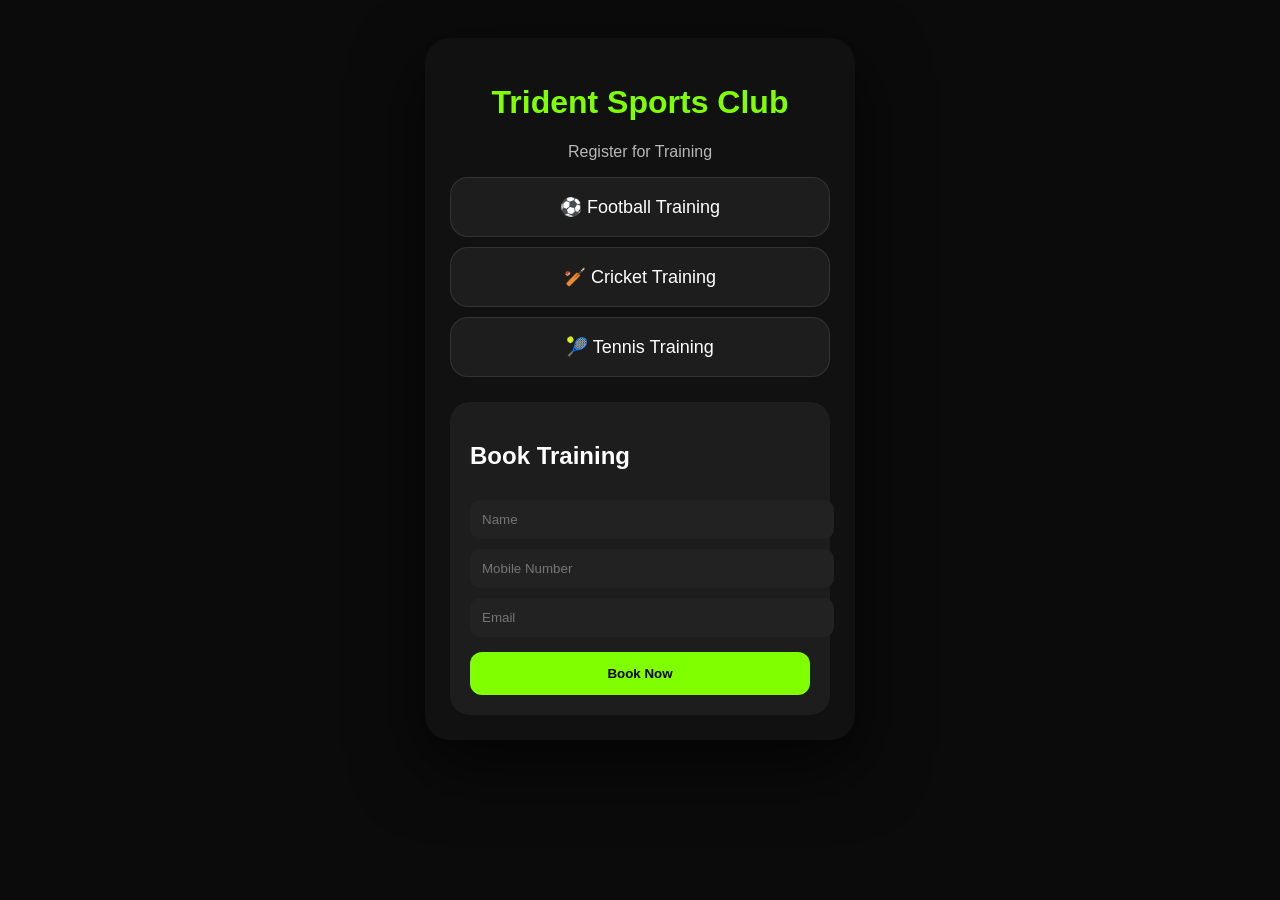
<file: index.html>
<!DOCTYPE html>
<html>
<head>

<meta name="viewport" content="width=device-width, initial-scale=1.0">

<title>Trident Sports Club</title>

<link rel="stylesheet" href="style.css">

</head>

<body>

<div class="app">

<h1>Trident Sports Club</h1>

<p class="subtitle">Register for Training</p>

<div class="card">⚽ Football Training</div>
<div class="card">🏏 Cricket Training</div>
<div class="card">🎾 Tennis Training</div>

<div class="booking">

<h2>Book Training</h2>

<form id="bookingForm">

<input type="text" id="name" placeholder="Name" required>

<input type="tel" id="phone" placeholder="Mobile Number" required>

<input type="email" id="email" placeholder="Email" required>

<button type="submit">Book Now</button>

</form>

</div>

</div>

<script src="booking.js"></script>

</body>
</html>
</file>
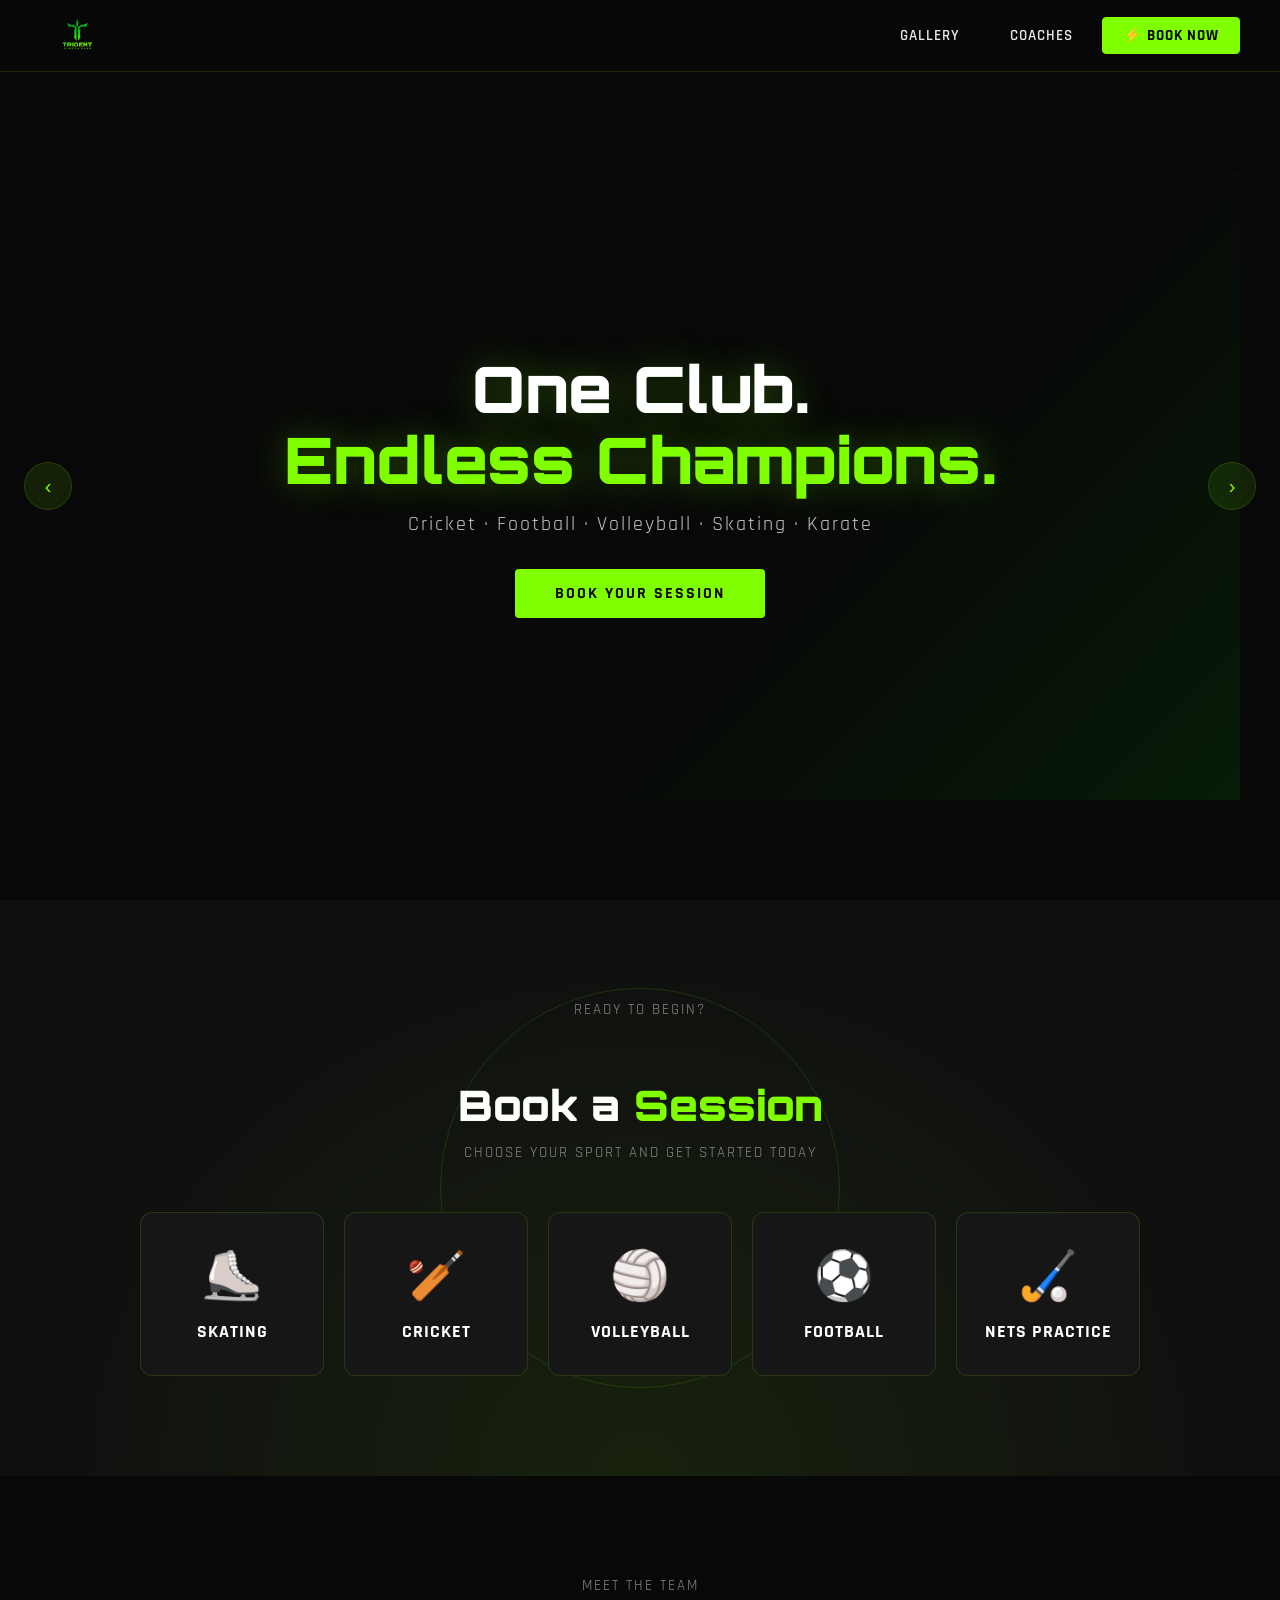
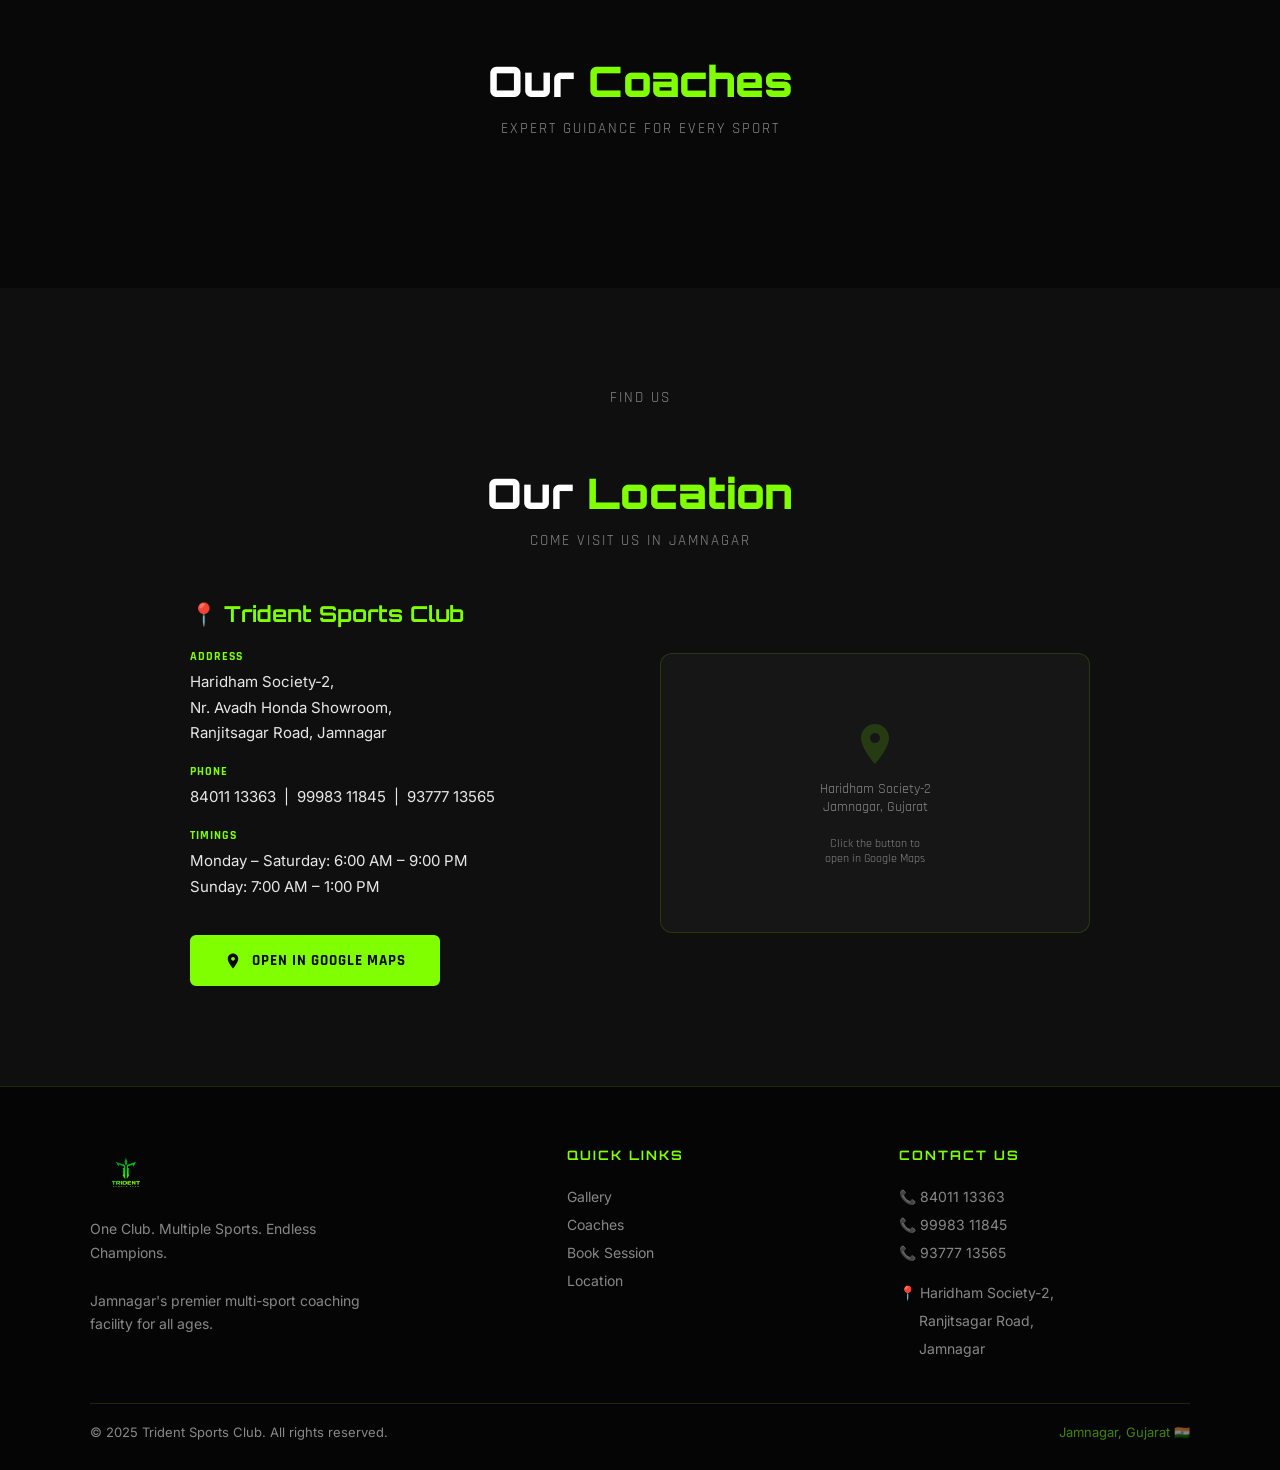
<file: Index.html>
<!DOCTYPE html>
<html lang="en">
<head>
<meta charset="UTF-8">
<meta name="viewport" content="width=device-width, initial-scale=1.0">
<title>Trident Sports Club - Jamnagar</title>
<link rel="preconnect" href="https://fonts.googleapis.com">
<link href="https://fonts.googleapis.com/css2?family=Rajdhani:wght@400;500;600;700&family=Orbitron:wght@400;700;900&family=Inter:wght@300;400;500;600&display=swap" rel="stylesheet">

<style>
:root {
  --neon: #7FFF00;
  --dark-green: #00C800;
  --black: #080808;
  --dark: #0f0f0f;
  --card: #161616;
  --border: rgba(127,255,0,0.15);
  --text: #e8e8e8;
  --muted: #888;
}

* { margin:0; padding:0; box-sizing:border-box; }

html { scroll-behavior: smooth; }

body {
  background: var(--black);
  color: var(--text);
  font-family: 'Inter', sans-serif;
  overflow-x: hidden;
}

/* ===== SCROLLBAR ===== */
::-webkit-scrollbar { width: 4px; }
::-webkit-scrollbar-track { background: var(--black); }
::-webkit-scrollbar-thumb { background: var(--neon); border-radius: 2px; }

/* ===== HEADER ===== */
header {
  position: fixed; top: 0; left: 0; right: 0; z-index: 1000;
  background: rgba(8,8,8,0.92);
  backdrop-filter: blur(12px);
  border-bottom: 1px solid var(--border);
  padding: 0 40px;
  height: 72px;
  display: flex; align-items: center; justify-content: space-between;
}

.logo-wrap img { height: 52px; object-fit: contain; }

nav { display: flex; align-items: center; gap: 8px; }

nav a {
  color: var(--text);
  text-decoration: none;
  font-family: 'Rajdhani', sans-serif;
  font-size: 15px;
  font-weight: 600;
  letter-spacing: 1px;
  text-transform: uppercase;
  padding: 8px 20px;
  border-radius: 4px;
  border: 1px solid transparent;
  transition: all 0.3s;
}

nav a:hover { color: var(--neon); border-color: var(--border); }

nav .cta-btn {
  background: var(--neon);
  color: var(--black);
  border-color: var(--neon);
  font-weight: 700;
  cursor: pointer;
}

nav .cta-btn:hover {
  background: transparent;
  color: var(--neon);
}

/* ===== HERO SLIDER ===== */
.hero {
  margin-top: 72px;
  position: relative;
  height: calc(100vh - 72px);
  overflow: hidden;
}

.slides-wrap {
  display: flex;
  width: 100%;
  height: 100%;
  transition: transform 0.8s cubic-bezier(0.77, 0, 0.18, 1);
}

.slide {
  min-width: 100%;
  height: 100%;
  position: relative;
  display: flex; align-items: center; justify-content: center;
  overflow: hidden;
}

.slide-bg {
  position: absolute; inset: 0;
  background-size: cover; background-position: center;
  transform: scale(1.05);
  transition: transform 8s ease;
}

.slide.active .slide-bg { transform: scale(1); }

.slide-overlay {
  position: absolute; inset: 0;
  background: linear-gradient(135deg, rgba(8,8,8,0.85) 0%, rgba(8,8,8,0.4) 60%, rgba(0,200,0,0.1) 100%);
}

.slide-content {
  position: relative; z-index: 2;
  text-align: center;
  padding: 0 20px;
}

.slide-content h2 {
  font-family: 'Orbitron', sans-serif;
  font-size: clamp(28px, 5vw, 64px);
  font-weight: 900;
  color: #fff;
  line-height: 1.1;
  text-shadow: 0 0 40px rgba(127,255,0,0.3);
}

.slide-content h2 span { color: var(--neon); }

.slide-content p {
  font-size: clamp(14px, 2vw, 20px);
  color: var(--text);
  margin: 16px 0 32px;
  opacity: 0.85;
  font-family: 'Rajdhani', sans-serif;
  letter-spacing: 2px;
}

.slide-btn {
  display: inline-block;
  background: var(--neon);
  color: var(--black);
  font-family: 'Rajdhani', sans-serif;
  font-weight: 700;
  font-size: 16px;
  letter-spacing: 2px;
  text-transform: uppercase;
  padding: 14px 40px;
  border-radius: 4px;
  cursor: pointer;
  border: none;
  transition: all 0.3s;
  text-decoration: none;
}

.slide-btn:hover {
  background: transparent;
  color: var(--neon);
  box-shadow: 0 0 0 2px var(--neon), 0 0 30px rgba(127,255,0,0.3);
}

/* Slide dots */
.slide-dots {
  position: absolute; bottom: 30px; left: 50%; transform: translateX(-50%);
  display: flex; gap: 10px; z-index: 10;
}

.dot {
  width: 8px; height: 8px;
  border-radius: 50%;
  background: rgba(255,255,255,0.3);
  cursor: pointer; transition: all 0.3s;
}

.dot.active { background: var(--neon); width: 24px; border-radius: 4px; }

/* Slide arrows */
.slide-arrow {
  position: absolute; top: 50%; transform: translateY(-50%);
  z-index: 10;
  background: rgba(127,255,0,0.1);
  border: 1px solid var(--border);
  color: var(--neon);
  width: 48px; height: 48px;
  border-radius: 50%;
  display: flex; align-items: center; justify-content: center;
  cursor: pointer;
  font-size: 20px;
  transition: all 0.3s;
  backdrop-filter: blur(8px);
}

.slide-arrow:hover { background: var(--neon); color: var(--black); }
.slide-arrow.prev { left: 24px; }
.slide-arrow.next { right: 24px; }

/* ===== SECTIONS ===== */
section { padding: 100px 40px; }

.section-title {
  font-family: 'Orbitron', sans-serif;
  font-size: clamp(24px, 4vw, 42px);
  font-weight: 900;
  text-align: center;
  margin-bottom: 12px;
  color: #fff;
}

.section-title span { color: var(--neon); }

.section-sub {
  text-align: center;
  color: var(--muted);
  font-size: 15px;
  letter-spacing: 2px;
  text-transform: uppercase;
  margin-bottom: 60px;
  font-family: 'Rajdhani', sans-serif;
}

/* ===== BOOK NOW SECTION ===== */
#book {
  background: var(--dark);
  position: relative;
  overflow: hidden;
}

#book::before {
  content: '';
  position: absolute; inset: 0;
  background: radial-gradient(ellipse at 50% 100%, rgba(127,255,0,0.08) 0%, transparent 70%);
}

.book-grid {
  display: grid;
  grid-template-columns: repeat(auto-fit, minmax(160px, 1fr));
  gap: 20px;
  max-width: 1000px;
  margin: 0 auto;
}

.sport-card {
  background: var(--card);
  border: 1px solid var(--border);
  border-radius: 12px;
  padding: 32px 20px;
  text-align: center;
  cursor: pointer;
  transition: all 0.4s;
  position: relative;
  overflow: hidden;
}

.sport-card::before {
  content: '';
  position: absolute; top: 0; left: 0; right: 0; height: 3px;
  background: linear-gradient(90deg, transparent, var(--neon), transparent);
  transform: scaleX(0); transition: transform 0.4s;
}

.sport-card:hover::before { transform: scaleX(1); }

.sport-card:hover {
  border-color: rgba(127,255,0,0.4);
  transform: translateY(-8px);
  box-shadow: 0 20px 60px rgba(127,255,0,0.1);
}

.sport-icon {
  font-size: 48px;
  margin-bottom: 16px;
  display: block;
  transition: transform 0.3s;
}

.sport-card:hover .sport-icon { transform: scale(1.15); }

.sport-img {
  width: 80px; height: 80px;
  border-radius: 50%;
  object-fit: cover;
  margin: 0 auto 16px;
  display: block;
  border: 2px solid var(--border);
  transition: border-color 0.3s;
}

.sport-card:hover .sport-img { border-color: var(--neon); }

.sport-card h3 {
  font-family: 'Rajdhani', sans-serif;
  font-size: 18px;
  font-weight: 700;
  letter-spacing: 1px;
  text-transform: uppercase;
  color: #fff;
}

/* Animated pulse ring for book section */
.pulse-ring {
  position: absolute;
  width: 400px; height: 400px;
  border-radius: 50%;
  border: 1px solid rgba(127,255,0,0.05);
  top: 50%; left: 50%;
  transform: translate(-50%, -50%);
  animation: pulse-expand 4s ease-out infinite;
}

.pulse-ring:nth-child(2) { animation-delay: 1.3s; }
.pulse-ring:nth-child(3) { animation-delay: 2.6s; }

@keyframes pulse-expand {
  0% { transform: translate(-50%,-50%) scale(0.5); opacity: 1; }
  100% { transform: translate(-50%,-50%) scale(2); opacity: 0; }
}

/* ===== COACHES SECTION ===== */
#coaches { background: var(--black); }

.coaches-grid {
  display: grid;
  grid-template-columns: repeat(auto-fill, minmax(240px, 1fr));
  gap: 24px;
  max-width: 1100px;
  margin: 0 auto;
}

.coach-card {
  background: var(--card);
  border: 1px solid var(--border);
  border-radius: 12px;
  overflow: hidden;
  transition: all 0.4s;
  position: relative;
}

.coach-card:hover {
  transform: translateY(-6px);
  box-shadow: 0 20px 50px rgba(127,255,0,0.08);
  border-color: rgba(127,255,0,0.35);
}

.coach-img-wrap {
  height: 220px;
  background: linear-gradient(135deg, #1a2a0a, #0a1a05);
  display: flex; align-items: center; justify-content: center;
  font-size: 72px;
  position: relative; overflow: hidden;
}

.coach-img-wrap img {
  width: 100%; height: 100%;
  object-fit: cover;
}

.coach-img-placeholder {
  font-size: 72px;
}

.coach-sport-tag {
  position: absolute; top: 12px; right: 12px;
  background: var(--neon);
  color: var(--black);
  font-family: 'Rajdhani', sans-serif;
  font-weight: 700;
  font-size: 11px;
  letter-spacing: 1px;
  text-transform: uppercase;
  padding: 4px 10px;
  border-radius: 3px;
}

.coach-info { padding: 20px; }

.coach-info h3 {
  font-family: 'Rajdhani', sans-serif;
  font-size: 20px;
  font-weight: 700;
  color: #fff;
  letter-spacing: 0.5px;
}

.coach-info p {
  color: var(--muted);
  font-size: 13px;
  margin-top: 6px;
  line-height: 1.5;
}

.coach-exp {
  display: flex; align-items: center; gap: 6px;
  margin-top: 12px;
  color: var(--neon);
  font-family: 'Rajdhani', sans-serif;
  font-size: 13px;
  font-weight: 600;
}

/* ===== LOCATION ===== */
#location {
  background: var(--dark);
}

.location-inner {
  max-width: 900px;
  margin: 0 auto;
  display: grid;
  grid-template-columns: 1fr 1fr;
  gap: 40px;
  align-items: center;
}

.location-info h3 {
  font-family: 'Orbitron', sans-serif;
  font-size: 22px;
  color: var(--neon);
  margin-bottom: 20px;
}

.location-info p {
  color: var(--text);
  line-height: 1.7;
  margin-bottom: 8px;
  font-size: 15px;
}

.location-info p strong {
  color: var(--neon);
  font-family: 'Rajdhani', sans-serif;
  font-size: 12px;
  letter-spacing: 1px;
  text-transform: uppercase;
  display: block;
  margin-bottom: 2px;
}

.map-btn {
  display: inline-flex; align-items: center; gap: 10px;
  margin-top: 28px;
  background: var(--neon);
  color: var(--black);
  font-family: 'Rajdhani', sans-serif;
  font-weight: 700;
  font-size: 15px;
  letter-spacing: 1px;
  text-transform: uppercase;
  padding: 14px 32px;
  border-radius: 6px;
  cursor: pointer;
  text-decoration: none;
  transition: all 0.3s;
  border: 2px solid var(--neon);
}

.map-btn:hover {
  background: transparent;
  color: var(--neon);
}

.map-placeholder {
  border-radius: 12px;
  overflow: hidden;
  border: 1px solid var(--border);
  height: 280px;
  background: var(--card);
  display: flex; align-items: center; justify-content: center;
  flex-direction: column;
  gap: 12px;
  color: var(--muted);
  font-family: 'Rajdhani', sans-serif;
  font-size: 14px;
  text-align: center;
}

.map-placeholder svg { opacity: 0.4; }

/* ===== FOOTER ===== */
footer {
  background: #050505;
  border-top: 1px solid var(--border);
  padding: 60px 40px 30px;
}

.footer-grid {
  max-width: 1100px;
  margin: 0 auto;
  display: grid;
  grid-template-columns: 1.5fr 1fr 1fr;
  gap: 40px;
  padding-bottom: 40px;
  border-bottom: 1px solid var(--border);
}

.footer-brand img { height: 50px; margin-bottom: 16px; }

.footer-brand p {
  color: var(--muted);
  font-size: 14px;
  line-height: 1.7;
  max-width: 280px;
}

.footer-col h4 {
  font-family: 'Orbitron', sans-serif;
  font-size: 13px;
  color: var(--neon);
  letter-spacing: 2px;
  text-transform: uppercase;
  margin-bottom: 20px;
}

.footer-col p, .footer-col a {
  color: var(--muted);
  font-size: 14px;
  line-height: 2;
  text-decoration: none;
  display: block;
  transition: color 0.2s;
}

.footer-col a:hover { color: var(--neon); }

.footer-bottom {
  max-width: 1100px;
  margin: 20px auto 0;
  display: flex; justify-content: space-between; align-items: center;
  font-size: 13px;
  color: var(--muted);
}

/* ===== MODALS ===== */
.modal-overlay {
  position: fixed; inset: 0;
  background: rgba(0,0,0,0.85);
  backdrop-filter: blur(8px);
  z-index: 9000;
  display: none;
  align-items: center;
  justify-content: center;
  padding: 20px;
}

.modal-overlay.open { display: flex; }

.modal {
  background: var(--card);
  border: 1px solid var(--border);
  border-radius: 16px;
  width: 100%;
  max-width: 600px;
  max-height: 90vh;
  overflow-y: auto;
  position: relative;
}

.modal-header {
  padding: 28px 32px 20px;
  border-bottom: 1px solid var(--border);
  display: flex; justify-content: space-between; align-items: center;
}

.modal-header h2 {
  font-family: 'Orbitron', sans-serif;
  font-size: 20px;
  color: var(--neon);
}

.close-btn {
  background: none; border: none;
  color: var(--muted); font-size: 24px;
  cursor: pointer; transition: color 0.2s;
  line-height: 1;
}

.close-btn:hover { color: #fff; }

.modal-body { padding: 28px 32px; }

/* Game selection */
.games-grid {
  display: grid;
  grid-template-columns: repeat(auto-fill, minmax(130px, 1fr));
  gap: 14px;
}

.game-option {
  background: var(--dark);
  border: 2px solid var(--border);
  border-radius: 10px;
  padding: 20px 12px;
  text-align: center;
  cursor: pointer;
  transition: all 0.3s;
  font-family: 'Rajdhani', sans-serif;
  font-size: 14px;
  font-weight: 600;
  color: #fff;
  letter-spacing: 0.5px;
}

.game-option:hover, .game-option.selected {
  border-color: var(--neon);
  background: rgba(127,255,0,0.08);
  color: var(--neon);
}

.game-option .g-icon { font-size: 32px; display: block; margin-bottom: 8px; }

/* Tab system */
.tabs {
  display: flex; gap: 0;
  border-bottom: 1px solid var(--border);
  margin-bottom: 28px;
}

.tab-btn {
  flex: 1;
  background: none;
  border: none;
  padding: 14px;
  font-family: 'Rajdhani', sans-serif;
  font-size: 15px;
  font-weight: 600;
  letter-spacing: 1px;
  text-transform: uppercase;
  color: var(--muted);
  cursor: pointer;
  border-bottom: 2px solid transparent;
  transition: all 0.3s;
}

.tab-btn.active {
  color: var(--neon);
  border-bottom-color: var(--neon);
}

.tab-content { display: none; }
.tab-content.active { display: block; }

/* Calendar */
.calendar-wrap { margin-bottom: 24px; }

.cal-header {
  display: flex; justify-content: space-between; align-items: center;
  margin-bottom: 16px;
}

.cal-header h3 {
  font-family: 'Rajdhani', sans-serif;
  font-size: 18px;
  font-weight: 700;
  color: #fff;
}

.cal-nav {
  background: none; border: 1px solid var(--border);
  color: var(--text); padding: 6px 14px;
  border-radius: 4px; cursor: pointer;
  font-size: 16px; transition: all 0.2s;
}

.cal-nav:hover { border-color: var(--neon); color: var(--neon); }

.cal-grid {
  display: grid;
  grid-template-columns: repeat(7, 1fr);
  gap: 4px;
}

.cal-day-name {
  text-align: center;
  font-family: 'Rajdhani', sans-serif;
  font-size: 12px;
  letter-spacing: 1px;
  color: var(--muted);
  padding: 8px 0;
  text-transform: uppercase;
}

.cal-day {
  text-align: center;
  padding: 10px 4px;
  border-radius: 6px;
  cursor: pointer;
  font-size: 14px;
  transition: all 0.2s;
  border: 1px solid transparent;
  color: var(--text);
}

.cal-day:hover:not(.empty):not(.past) {
  background: rgba(127,255,0,0.1);
  border-color: var(--border);
  color: var(--neon);
}

.cal-day.selected {
  background: var(--neon);
  color: var(--black);
  font-weight: 700;
}

.cal-day.today { color: var(--neon); font-weight: 700; }
.cal-day.empty, .cal-day.past { opacity: 0.2; cursor: default; }

/* Time slots */
.time-slots {
  display: grid;
  grid-template-columns: repeat(auto-fill, minmax(100px, 1fr));
  gap: 8px;
  margin-top: 12px;
}

.time-slot {
  padding: 10px;
  text-align: center;
  border: 1px solid var(--border);
  border-radius: 6px;
  cursor: pointer;
  font-family: 'Rajdhani', sans-serif;
  font-size: 14px;
  color: var(--text);
  transition: all 0.2s;
}

.time-slot:hover, .time-slot.selected {
  border-color: var(--neon);
  background: rgba(127,255,0,0.08);
  color: var(--neon);
}

/* Form */
.form-group { margin-bottom: 20px; }

.form-group label {
  display: block;
  font-family: 'Rajdhani', sans-serif;
  font-size: 13px;
  letter-spacing: 1px;
  text-transform: uppercase;
  color: var(--muted);
  margin-bottom: 8px;
}

.form-group input, .form-group select, .form-group textarea {
  width: 100%;
  background: var(--dark);
  border: 1px solid var(--border);
  border-radius: 6px;
  padding: 12px 16px;
  color: #fff;
  font-size: 15px;
  font-family: 'Inter', sans-serif;
  outline: none;
  transition: border-color 0.2s;
}

.form-group input:focus,
.form-group select:focus {
  border-color: var(--neon);
}

.form-group .required-note {
  font-size: 11px;
  color: rgba(127,255,0,0.6);
  margin-top: 4px;
}

.form-row { display: grid; grid-template-columns: 1fr 1fr; gap: 16px; }

.submit-btn {
  width: 100%;
  background: var(--neon);
  color: var(--black);
  border: none;
  padding: 16px;
  border-radius: 8px;
  font-family: 'Rajdhani', sans-serif;
  font-size: 17px;
  font-weight: 700;
  letter-spacing: 2px;
  text-transform: uppercase;
  cursor: pointer;
  transition: all 0.3s;
  margin-top: 8px;
}

.submit-btn:hover {
  background: transparent;
  color: var(--neon);
  box-shadow: 0 0 0 2px var(--neon);
}

/* Back btn */
.back-btn {
  background: none;
  border: 1px solid var(--border);
  color: var(--muted);
  padding: 8px 18px;
  border-radius: 4px;
  cursor: pointer;
  font-family: 'Rajdhani', sans-serif;
  font-size: 13px;
  letter-spacing: 1px;
  text-transform: uppercase;
  margin-bottom: 20px;
  transition: all 0.2s;
}

.back-btn:hover { border-color: var(--neon); color: var(--neon); }

/* Success screen */
.success-screen {
  text-align: center;
  padding: 40px 20px;
}

.success-icon {
  font-size: 72px;
  display: block;
  margin-bottom: 20px;
  animation: bounce-in 0.5s cubic-bezier(0.175, 0.885, 0.32, 1.275);
}

@keyframes bounce-in {
  0% { transform: scale(0); }
  100% { transform: scale(1); }
}

.success-screen h2 {
  font-family: 'Orbitron', sans-serif;
  font-size: 24px;
  color: var(--neon);
  margin-bottom: 12px;
}

.success-screen p {
  color: var(--muted);
  font-size: 15px;
  line-height: 1.6;
  max-width: 380px;
  margin: 0 auto 24px;
}

/* Step indicator */
.step-indicator {
  display: flex;
  align-items: center;
  justify-content: center;
  gap: 8px;
  margin-bottom: 28px;
}

.step {
  width: 28px; height: 28px;
  border-radius: 50%;
  border: 2px solid var(--border);
  display: flex; align-items: center; justify-content: center;
  font-family: 'Orbitron', sans-serif;
  font-size: 11px;
  color: var(--muted);
  transition: all 0.3s;
}

.step.active {
  border-color: var(--neon);
  background: var(--neon);
  color: var(--black);
  font-weight: 700;
}

.step.done {
  border-color: var(--dark-green);
  background: rgba(0,200,0,0.15);
  color: var(--dark-green);
}

.step-line {
  flex: 1;
  height: 1px;
  background: var(--border);
  max-width: 40px;
}

/* Label tag */
.label-tag {
  display: inline-block;
  background: rgba(127,255,0,0.1);
  border: 1px solid rgba(127,255,0,0.3);
  color: var(--neon);
  font-family: 'Rajdhani', sans-serif;
  font-size: 12px;
  letter-spacing: 1px;
  text-transform: uppercase;
  padding: 4px 12px;
  border-radius: 3px;
  margin-bottom: 16px;
}

/* Responsive */
@media (max-width: 768px) {
  header { padding: 0 20px; }
  nav a:not(.cta-btn) { display: none; }
  section { padding: 70px 20px; }
  .location-inner { grid-template-columns: 1fr; }
  .footer-grid { grid-template-columns: 1fr; }
  .footer-bottom { flex-direction: column; gap: 8px; text-align: center; }
  .form-row { grid-template-columns: 1fr; }
}

@keyframes fadeInOverlay { from { opacity: 0; } to { opacity: 1; } }
@keyframes popIn { from { transform: scale(0.7); opacity: 0; } to { transform: scale(1); opacity: 1; } }
@keyframes bounceIn { 0% { transform: scale(0); } 60% { transform: scale(1.2); } 100% { transform: scale(1); } }
</style>
</head>
<body>

<!-- HEADER -->
<header>
  <div class="logo-wrap">
    <img src="[data-uri]" alt="Trident Sports Club">
  </div>
  <nav>
    <a href="#gallery">Gallery</a>
    <a href="#coaches">Coaches</a>
    <a href="#book" class="cta-btn" onclick="openBookNow()">⚡ Book Now</a>
  </nav>
</header>

<!-- HERO SLIDER -->
<section class="hero" id="gallery">
  <div class="slides-wrap" id="slidesWrap">

    <div class="slide active">
      <div class="slide-bg" style="background: linear-gradient(135deg, #0a1a05 0%, #1a2a08 40%, #0f1f06 100%); background-image: url('https://images.unsplash.com/photo-1579952363873-27f3bade9f55?w=1400&q=80'); background-blend-mode: multiply;"></div>
      <div class="slide-overlay"></div>
      <div class="slide-content">
        <h2>One Club.<br><span>Endless Champions.</span></h2>
        <p>Cricket · Football · Volleyball · Skating · Karate</p>
        <button class="slide-btn" onclick="openBookNow()">Book Your Session</button>
      </div>
    </div>

    <div class="slide">
      <div class="slide-bg" style="background: linear-gradient(135deg, #0a0f1a 0%, #081520 100%); background-image: url('https://images.unsplash.com/photo-1560272564-c83b66b1ad12?w=1400&q=80'); background-blend-mode: multiply;"></div>
      <div class="slide-overlay"></div>
      <div class="slide-content">
        <h2>World-Class<br><span>Cricket Coaching</span></h2>
        <p>Train with the best coaches in Jamnagar</p>
        <button class="slide-btn" onclick="openBookNow()">Start Training</button>
      </div>
    </div>

    <div class="slide">
      <div class="slide-bg" style="background: linear-gradient(135deg, #0a0505 0%, #1a0808 100%); background-image: url('https://images.unsplash.com/photo-1615729947596-a598e5de0ab3?w=1400&q=80'); background-blend-mode: multiply;"></div>
      <div class="slide-overlay"></div>
      <div class="slide-content">
        <h2>Master the<br><span>Art of Skating</span></h2>
        <p>For all ages — beginners to advanced</p>
        <button class="slide-btn" onclick="openBookNow()">Join Now</button>
      </div>
    </div>

    <div class="slide">
      <div class="slide-bg" style="background: linear-gradient(135deg, #050a0f 0%, #080f1a 100%); background-image: url('https://images.unsplash.com/photo-1574629810360-7efbbe195018?w=1400&q=80'); background-blend-mode: multiply;"></div>
      <div class="slide-overlay"></div>
      <div class="slide-content">
        <h2>Football<br><span>Training Camp</span></h2>
        <p>Build skills, stamina & team spirit</p>
        <button class="slide-btn" onclick="openBookNow()">Get Started</button>
      </div>
    </div>

    <div class="slide">
      <div class="slide-bg" style="background-image: url('https://images.unsplash.com/photo-1541534741688-6078c6bfb5c5?w=1400&q=80'); background-blend-mode: multiply; background-color: #0a0a0f;"></div>
      <div class="slide-overlay"></div>
      <div class="slide-content">
        <h2>Karate &<br><span>Martial Arts</span></h2>
        <p>Discipline · Focus · Strength</p>
        <button class="slide-btn" onclick="openBookNow()">Enroll Today</button>
      </div>
    </div>

  </div>

  <button class="slide-arrow prev" onclick="changeSlide(-1)">&#8249;</button>
  <button class="slide-arrow next" onclick="changeSlide(1)">&#8250;</button>

  <div class="slide-dots" id="slideDots"></div>
</section>

<!-- BOOK NOW SECTION -->
<section id="book">
  <div class="pulse-ring"></div>
  <div class="pulse-ring"></div>
  <div class="pulse-ring"></div>
  <p class="section-sub">Ready to begin?</p>
  <h2 class="section-title">Book a <span>Session</span></h2>
  <div class="section-sub" style="margin-bottom:50px;">Choose your sport and get started today</div>

  <div class="book-grid">
    <div class="sport-card" onclick="openBookNow('skating')">
      <span class="sport-icon">⛸️</span>
      <h3>Skating</h3>
    </div>
    <div class="sport-card" onclick="openBookNow('cricket')">
      <span class="sport-icon">🏏</span>
      <h3>Cricket</h3>
    </div>
    <div class="sport-card" onclick="openBookNow('volleyball')">
      <span class="sport-icon">🏐</span>
      <h3>Volleyball</h3>
    </div>
    <div class="sport-card" onclick="openBookNow('football')">
      <span class="sport-icon">⚽</span>
      <h3>Football</h3>
    </div>
    <div class="sport-card" onclick="openBookNow('nets')">
      <span class="sport-icon">🏑</span>
      <h3>Nets Practice</h3>
    </div>
  </div>
</section>

<!-- COACHES SECTION -->
<section id="coaches">
  <p class="section-sub">Meet the team</p>
  <h2 class="section-title">Our <span>Coaches</span></h2>
  <div class="section-sub" style="margin-bottom:50px;">Expert guidance for every sport</div>

  <div class="coaches-grid" id="coachesGrid">
    <!-- Coaches loaded by JS -->
  </div>
</section>

<!-- LOCATION -->
<section id="location">
  <p class="section-sub">Find Us</p>
  <h2 class="section-title">Our <span>Location</span></h2>
  <div class="section-sub" style="margin-bottom:50px;">Come visit us in Jamnagar</div>

  <div class="location-inner">
    <div class="location-info">
      <h3>📍 Trident Sports Club</h3>
      <p><strong>Address</strong>Haridham Society-2,<br>Nr. Avadh Honda Showroom,<br>Ranjitsagar Road, Jamnagar</p>
      <p style="margin-top:16px;"><strong>Phone</strong>84011 13363 &nbsp;|&nbsp; 99983 11845 &nbsp;|&nbsp; 93777 13565</p>
      <p style="margin-top:16px;"><strong>Timings</strong>Monday – Saturday: 6:00 AM – 9:00 PM<br>Sunday: 7:00 AM – 1:00 PM</p>
      <a class="map-btn" href="#" id="mapsLink" target="_blank">
        <svg width="18" height="18" fill="none" viewBox="0 0 24 24"><path d="M12 2C8.13 2 5 5.13 5 9c0 5.25 7 13 7 13s7-7.75 7-13c0-3.87-3.13-7-7-7zm0 9.5c-1.38 0-2.5-1.12-2.5-2.5s1.12-2.5 2.5-2.5 2.5 1.12 2.5 2.5-1.12 2.5-2.5 2.5z" fill="currentColor"/></svg>
        Open in Google Maps
      </a>
    </div>
    <div class="map-placeholder">
      <svg width="48" height="48" fill="none" viewBox="0 0 24 24"><path d="M12 2C8.13 2 5 5.13 5 9c0 5.25 7 13 7 13s7-7.75 7-13c0-3.87-3.13-7-7-7zm0 9.5c-1.38 0-2.5-1.12-2.5-2.5s1.12-2.5 2.5-2.5 2.5 1.12 2.5 2.5-1.12 2.5-2.5 2.5z" fill="#7FFF00" opacity="0.4"/></svg>
      <div>Haridham Society-2<br>Jamnagar, Gujarat</div>
      <div style="font-size:12px;margin-top:8px;">Click the button to<br>open in Google Maps</div>
    </div>
  </div>
</section>

<!-- FOOTER -->
<footer>
  <div class="footer-grid">
    <div class="footer-brand">
      <img src="[data-uri]" alt="Trident Sports Club">
      <p>One Club. Multiple Sports. Endless Champions.<br><br>Jamnagar's premier multi-sport coaching facility for all ages.</p>
    </div>
    <div class="footer-col">
      <h4>Quick Links</h4>
      <a href="#gallery">Gallery</a>
      <a href="#coaches">Coaches</a>
      <a href="#book" onclick="openBookNow()">Book Session</a>
      <a href="#location">Location</a>
    </div>
    <div class="footer-col">
      <h4>Contact Us</h4>
      <p>📞 84011 13363</p>
      <p>📞 99983 11845</p>
      <p>📞 93777 13565</p>
      <p style="margin-top:12px;">📍 Haridham Society-2,<br>&nbsp;&nbsp;&nbsp;&nbsp;&nbsp;Ranjitsagar Road,<br>&nbsp;&nbsp;&nbsp;&nbsp;&nbsp;Jamnagar</p>
    </div>
  </div>
  <div class="footer-bottom">
    <span>© 2025 Trident Sports Club. All rights reserved.</span>
    <span style="color: rgba(127,255,0,0.5);">Jamnagar, Gujarat 🇮🇳</span>
  </div>
</footer>

<!-- ============ BOOKING MODAL ============ -->
<div class="modal-overlay" id="bookModal">
  <div class="modal">
    <div class="modal-header">
      <h2 id="modalTitle">Book a Session</h2>
      <button class="close-btn" onclick="closeModal()">&times;</button>
    </div>
    <div class="modal-body" id="modalBody">
      <!-- Content injected by JS -->
    </div>
  </div>
</div>

<script>
// ============ LOGO ============
(function() {
  var LOGO_B64 = document.querySelector('meta[name="logo"]') ? document.querySelector('meta[name="logo"]').content : "";
  // Logo already embedded as src in img tags via data URIs set below
})();

// ============ SLIDER ============
var currentSlide = 0;
var slides = document.querySelectorAll('.slide');
var dotsContainer = document.getElementById('slideDots');
var slideInterval;

slides.forEach(function(_, i) {
  var dot = document.createElement('div');
  dot.className = 'dot' + (i === 0 ? ' active' : '');
  dot.addEventListener('click', function() { goToSlide(i); });
  dotsContainer.appendChild(dot);
});

function goToSlide(n) {
  slides[currentSlide].classList.remove('active');
  dotsContainer.children[currentSlide].classList.remove('active');
  currentSlide = (n + slides.length) % slides.length;
  slides[currentSlide].classList.add('active');
  dotsContainer.children[currentSlide].classList.add('active');
  document.getElementById('slidesWrap').style.transform = 'translateX(-' + (currentSlide * 100) + '%)';
}

function changeSlide(dir) {
  goToSlide(currentSlide + dir);
  resetInterval();
}

function resetInterval() {
  clearInterval(slideInterval);
  slideInterval = setInterval(function() { changeSlide(1); }, 5000);
}

slideInterval = setInterval(function() { changeSlide(1); }, 5000);

// ============ COACHES DATA ============
var coaches = [
  { name: "Coach Name 1", sport: "Cricket", exp: "10+ years experience", bio: "Add coach bio here.", icon: "🏏" },
  { name: "Coach Name 2", sport: "Skating", exp: "8+ years experience", bio: "Add coach bio here.", icon: "⛸️" },
  { name: "Coach Name 3", sport: "Football", exp: "12+ years experience", bio: "Add coach bio here.", icon: "⚽" },
  { name: "Coach Name 4", sport: "Volleyball", exp: "7+ years experience", bio: "Add coach bio here.", icon: "🏐" },
  { name: "Coach Name 5", sport: "Karate", exp: "15+ years experience", bio: "Add coach bio here.", icon: "🥋" },
];

function renderCoaches() {
  var grid = document.getElementById('coachesGrid');
  grid.innerHTML = coaches.map(function(c) {
    return '<div class="coach-card">' +
      '<div class="coach-img-wrap"><span class="coach-img-placeholder">' + c.icon + '</span>' +
      '<span class="coach-sport-tag">' + c.sport + '</span></div>' +
      '<div class="coach-info"><h3>' + c.name + '</h3><p>' + c.bio + '</p>' +
      '<div class="coach-exp">⭐ ' + c.exp + '</div></div></div>';
  }).join('');
}
renderCoaches();

// ============ MAPS LINK ============
document.getElementById('mapsLink').href = 'https://maps.google.com/?q=Haridham+Society+2+Ranjitsagar+Road+Jamnagar+Gujarat';

// ============ BOOKING ============
var sports = [
  { id: 'skating',    label: 'Skating',       icon: '⛸️' },
  { id: 'cricket',    label: 'Cricket',        icon: '🏏' },
  { id: 'volleyball', label: 'Volleyball',     icon: '🏐' },
  { id: 'football',   label: 'Football',       icon: '⚽' },
  { id: 'nets',       label: 'Nets Practice',  icon: '🏑' },
];

var timeSlots = ['6:00 AM','7:00 AM','8:00 AM','9:00 AM','10:00 AM','4:00 PM','5:00 PM','6:00 PM','7:00 PM','8:00 PM'];

var months = ['January','February','March','April','May','June','July','August','September','October','November','December'];

var bookingState = {
  step: 1, sport: null, bookingType: 'coaching',
  date: null, timeSlot: null,
  calYear: new Date().getFullYear(), calMonth: new Date().getMonth(),
  userName: '', userMobile: '', userEmail: '', userAge: ''
};

function getSport(id) {
  for (var i = 0; i < sports.length; i++) { if (sports[i].id === id) return sports[i]; }
  return null;
}

function openBookNow(sportId) {
  bookingState.step = sportId ? 2 : 1;
  bookingState.sport = sportId || null;
  bookingState.bookingType = 'coaching';
  bookingState.date = null;
  bookingState.timeSlot = null;
  bookingState.calYear = new Date().getFullYear();
  bookingState.calMonth = new Date().getMonth();
  document.getElementById('bookModal').classList.add('open');
  document.body.style.overflow = 'hidden';
  renderModal();
}

function closeModal() {
  document.getElementById('bookModal').classList.remove('open');
  document.body.style.overflow = '';
}

document.getElementById('bookModal').addEventListener('click', function(e) {
  if (e.target === this) closeModal();
});

function stepDot(n) {
  var s = bookingState.step;
  if (n < s) return 'done';
  if (n === s) return 'active';
  return '';
}

function stepIndicator() {
  return '<div class="step-indicator">' +
    '<div class="step ' + stepDot(1) + '">' + (bookingState.step > 1 ? '✓' : '1') + '</div>' +
    '<div class="step-line"></div>' +
    '<div class="step ' + stepDot(2) + '">' + (bookingState.step > 2 ? '✓' : '2') + '</div>' +
    '<div class="step-line"></div>' +
    '<div class="step ' + stepDot(3) + '">3</div>' +
    '</div>';
}

function renderModal() {
  var s = bookingState;
  var titleEl = document.getElementById('modalTitle');
  var bodyEl = document.getElementById('modalBody');
  var sportObj = getSport(s.sport);

  // STEP 1 — Choose sport
  if (s.step === 1) {
    titleEl.textContent = 'Choose Your Sport';
    var html = stepIndicator();
    html += '<p style="color:var(--muted);font-size:14px;text-align:center;margin-bottom:24px;">Select the sport you want to book</p>';
    html += '<div class="games-grid">';
    for (var i = 0; i < sports.length; i++) {
      html += '<div class="game-option" onclick="selectSport(\'' + sports[i].id + '\')">' +
        '<span class="g-icon">' + sports[i].icon + '</span>' + sports[i].label + '</div>';
    }
    html += '</div>';
    bodyEl.innerHTML = html;
  }

  // STEP 2 — Coaching or Slot
  else if (s.step === 2) {
    titleEl.textContent = sportObj ? sportObj.label : 'Select Option';
    var coachingActive = s.bookingType !== 'slot';
    var html = stepIndicator();
    html += '<button class="back-btn" onclick="bookingState.step=1;renderModal()">← Back</button>';
    if (sportObj) html += '<div class="label-tag">' + sportObj.icon + ' ' + sportObj.label + '</div>';

    html += '<div class="tabs">' +
      '<button class="tab-btn ' + (coachingActive ? 'active' : '') + '" id="tabCoachBtn" onclick="switchTab(\'coaching\')">🎓 Monthly Coaching</button>' +
      '<button class="tab-btn ' + (!coachingActive ? 'active' : '') + '" id="tabSlotBtn" onclick="switchTab(\'slot\')">📅 Book a Slot</button>' +
      '</div>';

    // Coaching tab
    html += '<div class="tab-content ' + (coachingActive ? 'active' : '') + '" id="tab-coaching">' +
      '<div style="background:rgba(127,255,0,0.05);border:1px solid var(--border);border-radius:10px;padding:20px;margin-bottom:20px;">' +
      '<h3 style="font-family:\'Rajdhani\',sans-serif;font-size:18px;color:#fff;margin-bottom:10px;">Monthly Coaching Enrollment</h3>' +
      '<p style="color:var(--muted);font-size:14px;line-height:1.6;">Enroll for full monthly training with structured sessions, skill development, and personal coach guidance. Our coaches will contact you to confirm your schedule.</p>' +
      '</div>' +
      '<button class="submit-btn" onclick="goToStep3(\'coaching\')">Enroll for Monthly Coaching →</button>' +
      '</div>';

    // Slot tab
    html += '<div class="tab-content ' + (!coachingActive ? 'active' : '') + '" id="tab-slot">' +
      '<div class="calendar-wrap">' +
      '<div class="cal-header">' +
      '<button class="cal-nav" onclick="changeCalMonth(-1)">&#8249;</button>' +
      '<h3 id="calMonthTitle"></h3>' +
      '<button class="cal-nav" onclick="changeCalMonth(1)">&#8250;</button>' +
      '</div><div class="cal-grid" id="calGrid"></div></div>' +
      '<div id="timeSlotSection" style="display:none;">' +
      '<p style="font-family:\'Rajdhani\',sans-serif;font-size:13px;color:var(--muted);letter-spacing:1px;text-transform:uppercase;margin-bottom:10px;">Select Time</p>' +
      '<div class="time-slots">';
    for (var t = 0; t < timeSlots.length; t++) {
      html += '<div class="time-slot" onclick="selectTime(\'' + timeSlots[t] + '\')">' + timeSlots[t] + '</div>';
    }
    html += '</div></div>';
    html += '<button class="submit-btn" id="slotNextBtn" style="display:none;margin-top:20px;" onclick="goToStep3(\'slot\')">Confirm Slot →</button>';
    html += '</div>';

    bodyEl.innerHTML = html;
    if (!coachingActive) renderCalendar();
  }

  // STEP 3 — Registration form
  else if (s.step === 3) {
    titleEl.textContent = 'Your Details';
    var sportObj2 = getSport(s.sport);
    var typeLabel = s.bookingType === 'coaching' ? 'Monthly Coaching' : ('Slot on ' + s.date + ' at ' + s.timeSlot);
    var html = stepIndicator();
    html += '<button class="back-btn" onclick="bookingState.step=2;renderModal()">← Back</button>';
    html += '<div style="background:rgba(127,255,0,0.05);border:1px solid var(--border);border-radius:8px;padding:14px 18px;margin-bottom:24px;font-family:\'Rajdhani\',sans-serif;font-size:14px;color:var(--neon);">';
    if (sportObj2) html += sportObj2.icon + ' ' + sportObj2.label;
    html += ' &nbsp;·&nbsp; ' + typeLabel + '</div>';
    html += '<form id="registrationForm" onsubmit="submitBooking(event)">' +
      '<div class="form-row">' +
      '<div class="form-group"><label>Full Name *</label><input type="text" id="f_name" placeholder="Your name" required></div>' +
      '<div class="form-group"><label>Age *</label><input type="number" id="f_age" placeholder="Your age" min="3" max="80" required></div>' +
      '</div>' +
      '<div class="form-group"><label>Mobile Number *</label>' +
      '<input type="tel" id="f_mobile" placeholder="10-digit mobile number" maxlength="10" required>' +
      '<div class="required-note">We\'ll call you on this number to confirm</div></div>' +
      '<div class="form-group"><label>Email Address (Optional)</label>' +
      '<input type="email" id="f_email" placeholder="your@email.com"></div>' +
      '<button type="submit" class="submit-btn">🚀 Submit Registration</button>' +
      '</form>';
    bodyEl.innerHTML = html;
  }

  // STEP 4 — Success
  else if (s.step === 4) {
    titleEl.textContent = 'Registration Confirmed!';
    var sportObj3 = getSport(s.sport);
    bodyEl.innerHTML = '<div class="success-screen">' +
      '<span class="success-icon">🎉</span>' +
      '<h2>We\'ve Got Your Request!</h2>' +
      '<p>Thank you, <strong style="color:var(--neon)">' + s.userName + '</strong>!<br><br>' +
      'Your booking query has been registered. Our coach will call you on <strong style="color:var(--neon)">' + s.userMobile + '</strong> shortly to confirm.</p>' +
      '<div style="background:rgba(127,255,0,0.05);border:1px solid var(--border);border-radius:10px;padding:16px;margin-bottom:24px;font-size:14px;line-height:2;color:var(--muted);">' +
      '<div><strong style="color:#fff">Sport:</strong> ' + (sportObj3 ? sportObj3.label : s.sport) + '</div>' +
      '<div><strong style="color:#fff">Type:</strong> ' + (s.bookingType === 'coaching' ? 'Monthly Coaching' : 'Single Slot') + '</div>' +
      (s.date ? '<div><strong style="color:#fff">Date:</strong> ' + s.date + '</div>' : '') +
      (s.timeSlot ? '<div><strong style="color:#fff">Time:</strong> ' + s.timeSlot + '</div>' : '') +
      '<div><strong style="color:#fff">Mobile:</strong> ' + s.userMobile + '</div>' +
      '</div>' +
      '<button class="submit-btn" onclick="closeModal()">Done ✓</button></div>';
  }
}

function selectSport(id) {
  bookingState.sport = id;
  bookingState.bookingType = 'coaching';
  bookingState.step = 2;
  renderModal();
}

function goToStep3(type) {
  if (type === 'slot') {
    if (!bookingState.date) { alert('Please select a date first.'); return; }
    if (!bookingState.timeSlot) { alert('Please select a time slot.'); return; }
  }
  bookingState.bookingType = type;
  bookingState.step = 3;
  renderModal();
}

function switchTab(type) {
  bookingState.bookingType = type === 'slot' ? 'slot' : 'coaching';
  document.querySelectorAll('.tab-btn').forEach(function(b) { b.classList.remove('active'); });
  document.querySelectorAll('.tab-content').forEach(function(c) { c.classList.remove('active'); });
  var tabEl = document.getElementById('tab-' + type);
  if (tabEl) tabEl.classList.add('active');
  if (type === 'slot') {
    document.getElementById('tabSlotBtn').classList.add('active');
    renderCalendar();
  } else {
    document.getElementById('tabCoachBtn').classList.add('active');
  }
}

function renderCalendar() {
  var calEl = document.getElementById('calMonthTitle');
  if (!calEl) return;
  var yr = bookingState.calYear, mo = bookingState.calMonth;
  calEl.textContent = months[mo] + ' ' + yr;
  var grid = document.getElementById('calGrid');
  if (!grid) return;
  var dayNames = ['Sun','Mon','Tue','Wed','Thu','Fri','Sat'];
  var today = new Date();
  var firstDay = new Date(yr, mo, 1).getDay();
  var daysInMonth = new Date(yr, mo + 1, 0).getDate();
  var html = '';
  for (var d = 0; d < 7; d++) html += '<div class="cal-day-name">' + dayNames[d] + '</div>';
  for (var e = 0; e < firstDay; e++) html += '<div class="cal-day empty"></div>';
  for (var day = 1; day <= daysInMonth; day++) {
    var thisDate = new Date(yr, mo, day);
    var todayStart = new Date(today.getFullYear(), today.getMonth(), today.getDate());
    var isPast = thisDate < todayStart;
    var dateStr = day + ' ' + months[mo] + ' ' + yr;
    var isSelected = bookingState.date === dateStr;
    var isToday = day === today.getDate() && mo === today.getMonth() && yr === today.getFullYear();
    var cls = 'cal-day';
    if (isPast) cls += ' past';
    else if (isSelected) cls += ' selected';
    else if (isToday) cls += ' today';
    var clickAttr = isPast ? '' : ' onclick="selectDate(\'' + dateStr + '\')"';
    html += '<div class="' + cls + '"' + clickAttr + '>' + day + '</div>';
  }
  grid.innerHTML = html;
}

function changeCalMonth(dir) {
  bookingState.calMonth += dir;
  if (bookingState.calMonth > 11) { bookingState.calMonth = 0; bookingState.calYear++; }
  if (bookingState.calMonth < 0) { bookingState.calMonth = 11; bookingState.calYear--; }
  renderCalendar();
}

function selectDate(date) {
  bookingState.date = date;
  bookingState.timeSlot = null;
  renderCalendar();
  var tsSection = document.getElementById('timeSlotSection');
  if (tsSection) tsSection.style.display = 'block';
  var nextBtn = document.getElementById('slotNextBtn');
  if (nextBtn) nextBtn.style.display = 'none';
}

function selectTime(time) {
  bookingState.timeSlot = time;
  document.querySelectorAll('.time-slot').forEach(function(t) {
    t.classList.toggle('selected', t.textContent.trim() === time);
  });
  var nextBtn = document.getElementById('slotNextBtn');
  if (nextBtn) nextBtn.style.display = 'block';
}

function submitBooking(e) {
  e.preventDefault();
  var name   = document.getElementById('f_name').value.trim();
  var age    = document.getElementById('f_age').value.trim();
  var mobile = document.getElementById('f_mobile').value.trim();
  var email  = document.getElementById('f_email').value.trim();

  if (!name || !age || !mobile) { alert('Please fill all required fields.'); return; }
  if (!/^\d{10}$/.test(mobile)) { alert('Please enter a valid 10-digit mobile number.'); return; }

  bookingState.userName   = name;
  bookingState.userMobile = mobile;
  bookingState.userEmail  = email;
  bookingState.userAge    = age;

  var sportObj  = getSport(bookingState.sport);
  var sportLabel = sportObj ? sportObj.label : bookingState.sport;
  var typeLabel  = bookingState.bookingType === 'coaching'
    ? 'Monthly Coaching'
    : ('Slot: ' + bookingState.date + ' at ' + bookingState.timeSlot);

  // Save registration to localStorage (visible in admin panel)
  var reg = {
    id:       Date.now(),
    name:     name,
    age:      age,
    mobile:   mobile,
    email:    email || '',
    sport:    sportLabel,
    type:     typeLabel,
    bookingType: bookingState.bookingType,
    date:     bookingState.date || '',
    timeSlot: bookingState.timeSlot || '',
    submittedAt: new Date().toLocaleString('en-IN', { timeZone: 'Asia/Kolkata' }),
    status:   'Pending'
  };

  try {
    var existing = JSON.parse(localStorage.getItem('trident_registrations') || '[]');
    existing.push(reg);
    localStorage.setItem('trident_registrations', JSON.stringify(existing));
  } catch(err) { console.warn('localStorage error:', err); }

  // WhatsApp notification to coach
  var waNum = '918401113363';
  var waMsg = encodeURIComponent(
    '🎯 *New Booking - Trident Sports Club*\n\n' +
    '👤 Name: ' + name + '\n' +
    '🎂 Age: ' + age + '\n' +
    '📱 Mobile: ' + mobile + '\n' +
    '📧 Email: ' + (email || 'Not provided') + '\n\n' +
    '🏆 Sport: ' + sportLabel + '\n' +
    '📅 Type: ' + typeLabel + '\n\n' +
    'Please call to confirm booking.'
  );
  window.open('https://wa.me/' + waNum + '?text=' + waMsg, '_blank');

  // Show modal success first, then show full-page thank you popup
  bookingState.step = 4;
  renderModal();

  // Show animated thank-you overlay after short delay
  setTimeout(function() {
    showThankYouPopup(name, mobile);
  }, 400);
}

function showThankYouPopup(name, mobile) {
  var overlay = document.createElement('div');
  overlay.id = 'thankYouOverlay';
  overlay.style.cssText = 'position:fixed;inset:0;z-index:99999;background:rgba(8,8,8,0.96);display:flex;align-items:center;justify-content:center;padding:20px;animation:fadeInOverlay 0.4s ease;';

  overlay.innerHTML =
    '<div style="text-align:center;max-width:480px;padding:40px 32px;background:#161616;border:1px solid rgba(127,255,0,0.25);border-radius:20px;animation:popIn 0.5s cubic-bezier(0.175,0.885,0.32,1.275);">' +
    '<div style="font-size:80px;margin-bottom:16px;animation:bounceIn 0.6s cubic-bezier(0.175,0.885,0.32,1.275) 0.2s both;">🎉</div>' +
    '<div style="font-family:Orbitron,sans-serif;font-size:26px;font-weight:900;color:#7FFF00;margin-bottom:12px;line-height:1.2;">Thank You,<br>' + name + '!</div>' +
    '<div style="font-size:18px;font-weight:700;color:#fff;font-family:Rajdhani,sans-serif;margin-bottom:16px;">Registration Successful!</div>' +
    '<div style="color:#aaa;font-size:15px;line-height:1.7;margin-bottom:28px;">' +
    'We have received your booking request.<br>' +
    'Our coach will contact you very shortly on<br>' +
    '<span style="color:#7FFF00;font-size:18px;font-weight:700;font-family:Rajdhani,sans-serif;">' + mobile + '</span>' +
    '</div>' +
    '<div style="background:rgba(127,255,0,0.06);border:1px solid rgba(127,255,0,0.2);border-radius:10px;padding:14px 20px;margin-bottom:28px;font-size:13px;color:#888;font-family:Rajdhani,sans-serif;letter-spacing:0.5px;">' +
    '📍 Haridham Society-2, Ranjitsagar Road, Jamnagar<br>' +
    '📞 84011 13363 &nbsp;|&nbsp; 99983 11845' +
    '</div>' +
    '<button onclick="document.getElementById('thankYouOverlay').remove();closeModal();" ' +
    'style="background:#7FFF00;color:#080808;border:none;padding:14px 48px;border-radius:8px;font-family:Rajdhani,sans-serif;font-size:17px;font-weight:700;letter-spacing:2px;text-transform:uppercase;cursor:pointer;transition:all 0.3s;"' +
    ' onmouseover="this.style.background='transparent';this.style.color='#7FFF00';this.style.boxShadow='0 0 0 2px #7FFF00';"' +
    ' onmouseout="this.style.background='#7FFF00';this.style.color='#080808';this.style.boxShadow='none';">' +
    'Done ✓</button>' +
    '</div>';

  document.body.appendChild(overlay);
}

// ============ SMOOTH SCROLL ============
document.querySelectorAll('a[href^="#"]').forEach(function(a) {
  a.addEventListener('click', function(e) {
    var target = document.querySelector(this.getAttribute('href'));
    if (target) { e.preventDefault(); target.scrollIntoView({ behavior: 'smooth' }); }
  });
});
</script>
</body>
</html>
</file>
<file: style.css>
body{
background:#0b0b0b;
font-family:Arial;
color:white;
display:flex;
justify-content:center;
padding:30px;
}

.app{
width:380px;
background:#111;
border-radius:25px;
padding:25px;
box-shadow:0 25px 70px rgba(0,0,0,.7);
}

h1{
text-align:center;
color:#7FFF00;
}

.subtitle{
text-align:center;
opacity:.7;
}

.card{
background:rgba(255,255,255,0.05);
border:1px solid rgba(255,255,255,0.1);
padding:18px;
border-radius:18px;
margin-top:10px;
text-align:center;
font-size:18px;
}

.booking{
margin-top:25px;
background:rgba(255,255,255,0.05);
padding:20px;
border-radius:20px;
}

input{
width:100%;
padding:12px;
margin-top:10px;
border-radius:10px;
border:none;
background:#222;
color:white;
}

button{
margin-top:15px;
width:100%;
padding:14px;
background:#7FFF00;
border:none;
border-radius:12px;
font-weight:bold;
cursor:pointer;
}

button:hover{
background:#00c800;
}
</file>
